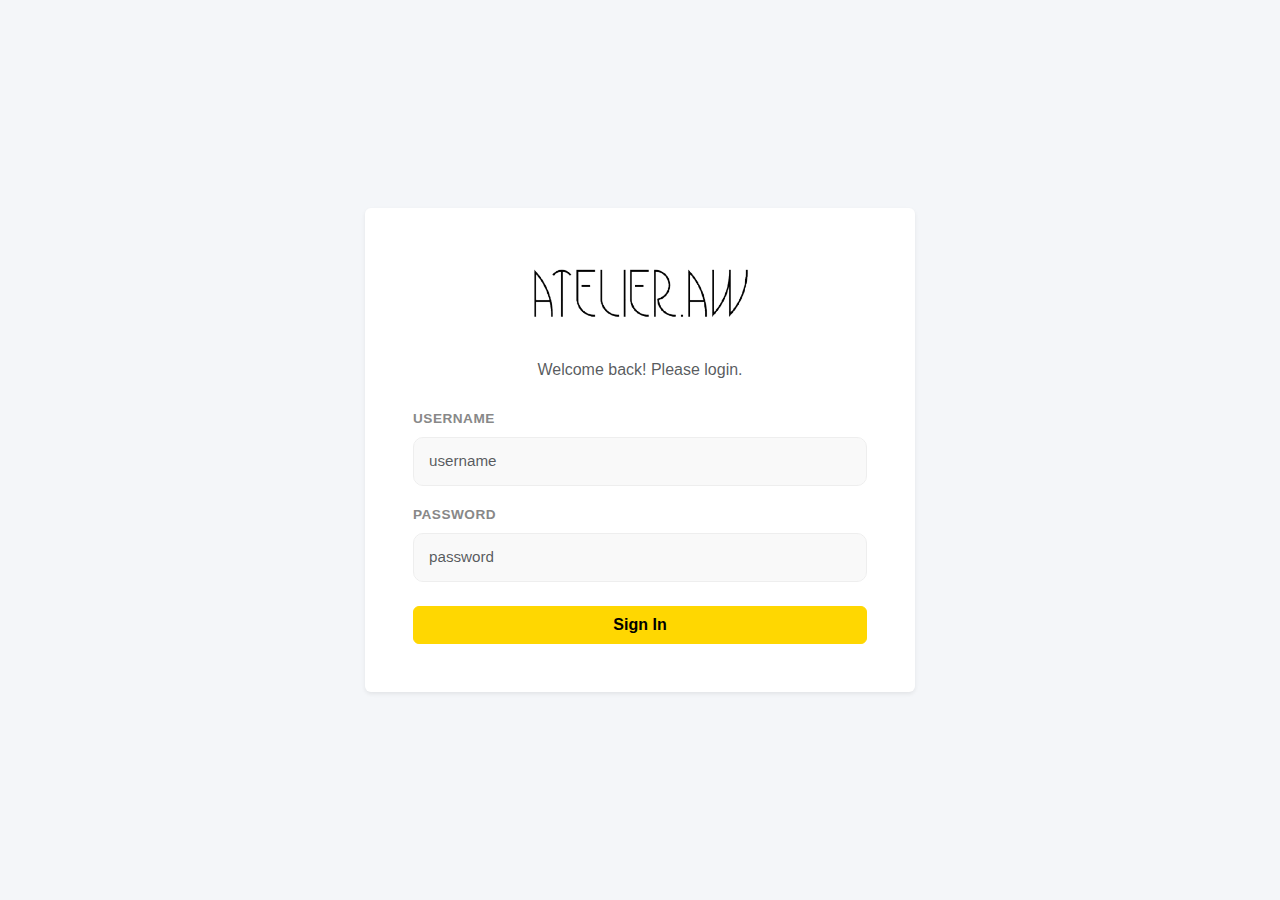
<file: login.html>
<!DOCTYPE html>
<html lang="en">
  <head>
    <meta charset="UTF-8" />
    <title>Login - Admin Panel</title>
    <meta name="viewport" content="width=device-width, initial-scale=1.0" />

    <!-- Bootstrap -->
    <link
      href="https://cdn.jsdelivr.net/npm/bootstrap@5.3.2/dist/css/bootstrap.min.css"
      rel="stylesheet"
    />

    <!-- Custom CSS -->
    <link rel="stylesheet" href="style.css" />
  </head>

  <body>
    <div class="d-flex justify-content-center align-items-center vh-100">
      <div class="card border-0 shadow-sm" style="width: 100%; max-width: 550px;">
        <div class="card-body p-4 p-md-5">
          <div class="text-center mb-4">
            <img src="assets/brand_logo_black.png" alt="ATELIER.AW Logo" style="max-width: 220px; margin-bottom: 1rem;">
            <p class="text-muted mt-2">Welcome back! Please login.</p>
          </div>

          <form id="loginForm" class="needs-validation" novalidate>
            <div class="mb-3">
              <label for="username" class="form-label">Username</label>
              <input type="text" class="form-control" id="username" placeholder="username" required>
              <div class="invalid-feedback">Please enter your username.</div>
            </div>

            <div class="mb-4">
              <label for="password" class="form-label">Password</label>
              <input type="password" class="form-control" id="password" placeholder="password" required>
              <div class="invalid-feedback">Please enter your password.</div>
            </div>

            <button type="submit" class="btn btn-theme w-100">Sign In</button>
          </form>
        </div>
      </div>
    </div>

    <script>
      const form = document.getElementById("loginForm");
      form.addEventListener("submit", function(e) {
        if (!form.checkValidity()) {
          e.preventDefault();
          e.stopPropagation();
        } else {
          e.preventDefault();
          // Simulate login redirect
          const btn = this.querySelector("button");
          btn.innerHTML = "Signing In...";
          setTimeout(() => window.location.href = "index.html", 1000);
        }
        form.classList.add('was-validated');
      });
    </script>
  </body>
</html>
</file>
<file: style.css>
/* RESET */
* {
  margin: 0;
  padding: 0;
  box-sizing: border-box;
}

body {
  font-family: "Montserrat", sans-serif;
  background: #f4f6f9;
}

/* Layout */
.admin-wrapper {
  display: flex;
  min-height: 100vh;
}

/* Sidebar */
.sidebar {
  width: 250px;
  background: #000;
  color: #fff;
  position: fixed;
  top: 0;
  left: 0;
  height: 100vh;
  padding: 1.5rem 1rem;
  transition: transform 0.3s ease;
  z-index: 1000;
}

.sidebar-header h5 {
  text-align: center;
  font-weight: 700;
  letter-spacing: 2px;
}
.sidebar-header span {
  color: #ffd701;
}

.sidebar-menu {
  list-style: none;
  margin-top: 2rem;
}

.sidebar-menu li {
  margin-bottom: 0.5rem;
}

.sidebar-menu a {
  display: flex;
  align-items: center;
  gap: 12px;
  padding: 12px 15px;
  color: #ccc;
  text-decoration: none;
  border-radius: 8px;
  transition: 0.3s;
}

.sidebar-menu a:hover,
.sidebar-menu .active a {
  background: #ffd701;
  color: #000;
}

.sidebar-menu .logout-item a {
  background: #dc3545;
  color: #fff;
}

.sidebar-menu .logout-item a:hover {
  background: #bb2d3b;
  color: #fff;
}

/* Main Content */
.main-content {
  margin-left: 250px;
  width: 100%;
}

/* Topbar */
.topbar {
  height: 65px;
  background: #fff;
  padding: 0 1.5rem;
  display: none;
  align-items: center;
  box-shadow: 0 2px 8px rgba(0,0,0,0.05);
}

.avatar {
  width: 36px;
  height: 36px;
  border-radius: 50%;
}

/* Cards */
.stat-card {
  background: #fff;
  padding: 1.5rem;
  border-radius: 14px;
  box-shadow: 0 10px 25px rgba(0,0,0,0.05);
  text-align: center;
  transition: transform 0.3s ease;
}

.stat-card i {
  font-size: 2rem;
  color: #ffd701;
}

.stat-card h6 {
  margin-top: 10px;
  font-weight: 600;
}

.stat-card h3 {
  margin-top: 5px;
  font-weight: 700;
}

.stat-card:hover {
  transform: translateY(-6px);
}

.btn-theme {
  background-color: #ffd701;
  color: #000;
  border-color: #ffd701;
  font-weight: 600;
}

.btn-theme:hover {
  background-color: #e6c300;
  border-color: #d3b400;
  color: #000;
}

/* Mobile */
@media (max-width: 768px) {
  .sidebar {
    transform: translateX(-100%);
  }
  .sidebar.open {
    transform: translateX(0);
  }
  .main-content {
    margin-left: 0;
  }
  .topbar {
    display: flex;
  }

  /* Responsive Table */
  .table-responsive thead {
    display: none;
  }
  .table-responsive tr {
    display: block;
    margin-bottom: 1rem;
    border: 1px solid #e0e0e0;
    border-radius: 8px;
    box-shadow: 0 2px 4px rgba(0, 0, 0, 0.05);
  }
  .table-responsive td {
    display: block;
    text-align: right;
    padding-left: 50%;
    position: relative;
    border-bottom: 1px solid #f0f0f0;
  }
  .table-responsive td:last-child {
    border-bottom: 0;
  }
  .table-responsive td::before {
    content: attr(data-label);
    position: absolute;
    left: 1rem;
    font-weight: 600;
    text-align: left;
    white-space: nowrap;
  }
  .table-responsive td.ps-4 { padding-left: 50% !important; }
  .table-responsive td.pe-4 { padding-right: 1rem !important; }
}

/* Modern Forms */
.form-control {
  padding: 12px 15px;
  border: 1px solid #eee;
  background-color: #f9f9f9;
  border-radius: 10px;
  font-size: 0.95rem;
  transition: all 0.3s ease;
}

.form-control:focus {
  background-color: #fff;
  border-color: #ffd701;
  box-shadow: 0 0 0 0.25rem rgba(255, 215, 1, 0.15);
}

.form-label {
  font-size: 0.85rem;
  text-transform: uppercase;
  letter-spacing: 0.5px;
  color: #888;
  margin-bottom: 8px;
  font-weight: 600;
}

/* File Input Styling */
input[type="file"].form-control {
  padding: 8px;
  background: #fff;
}

input[type="file"]::file-selector-button {
  border: none;
  background: #000;
  color: #fff;
  padding: 8px 16px;
  border-radius: 6px;
  margin-right: 15px;
  transition: 0.3s;
  cursor: pointer;
}

input[type="file"]::file-selector-button:hover {
  background: #ffd701;
  color: #000;
}

/* Image Preview */
.image-preview-container {
  display: flex;
  flex-wrap: wrap;
  gap: 1rem;
  margin-top: 1rem;
}

.preview-item {
  position: relative;
  width: 120px;
  height: 120px;
  border-radius: 10px;
  overflow: hidden;
  box-shadow: 0 4px 10px rgba(0,0,0,0.1);
}

.preview-item img {
  width: 100%;
  height: 100%;
  object-fit: cover;
}

.preview-item .remove-btn {
  position: absolute;
  top: 5px;
  right: 5px;
  width: 24px;
  height: 24px;
  background: rgba(0, 0, 0, 0.6);
  color: #fff;
  border: none;
  border-radius: 50%;
  display: flex;
  align-items: center;
  justify-content: center;
  font-size: 14px;
  cursor: pointer;
  opacity: 0;
  transition: opacity 0.3s ease;
}

.preview-item:hover .remove-btn {
  opacity: 1;
}

/* Pagination */
.pagination .page-link {
  color: #000;
  border: 1px solid #dee2e6;
}
.pagination .page-link:hover {
  background-color: #f0f0f0;
  color: #000;
}
.pagination .active .page-link {
  background-color: #ffd701;
  border-color: #ffd701;
  color: #000;
}
</file>
